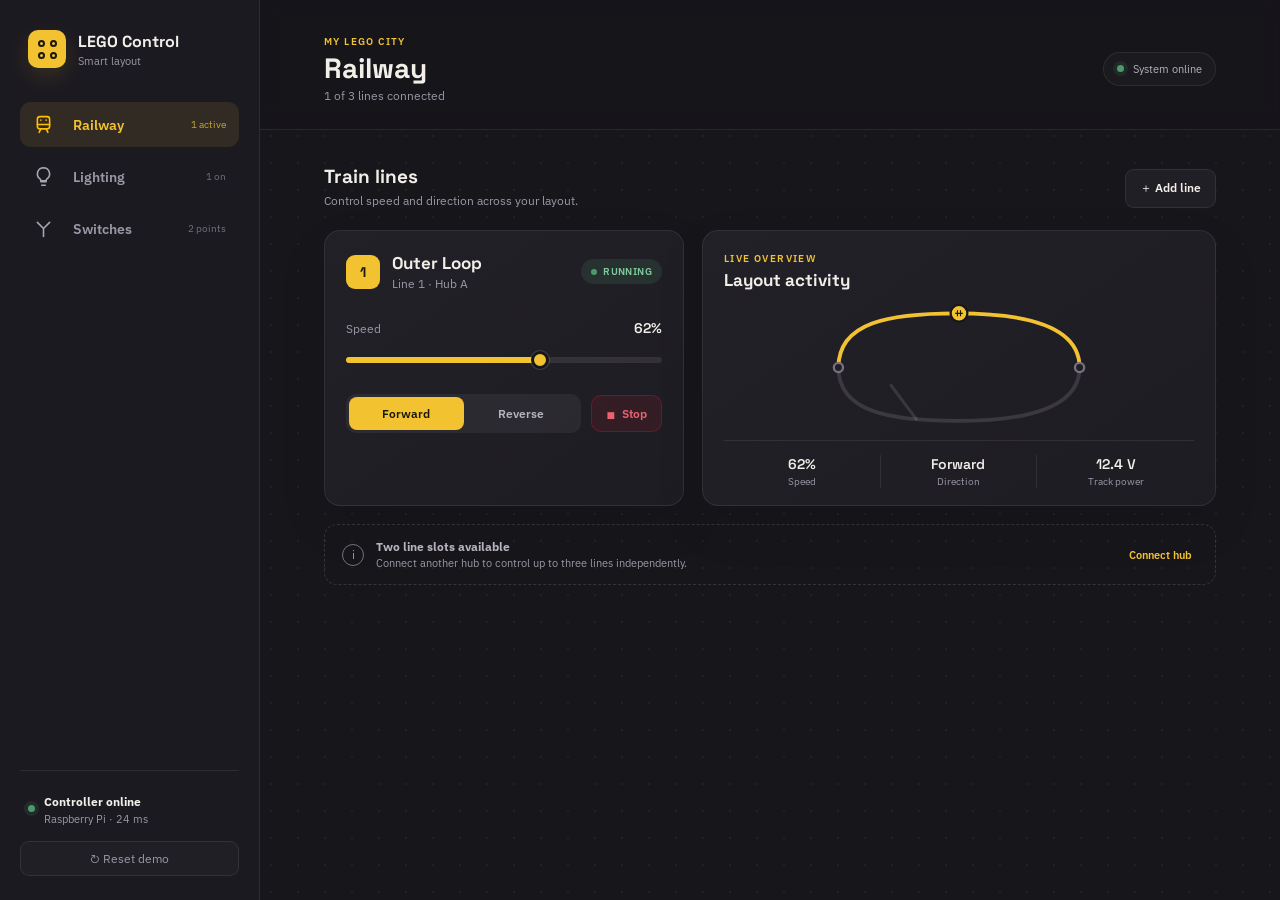
<file: index.html>
<!doctype html>
<html lang="en">
<head>
  <meta charset="utf-8">
  <meta name="viewport" content="width=device-width, initial-scale=1">
  <meta name="theme-color" content="#17161b">
  <title>LEGO Control</title>
  <link rel="preconnect" href="https://fonts.googleapis.com">
  <link rel="preconnect" href="https://fonts.gstatic.com" crossorigin>
  <link href="https://fonts.googleapis.com/css2?family=IBM+Plex+Sans:wght@400;500;600&family=Space+Grotesk:wght@500;600;700&display=swap" rel="stylesheet">
  <link rel="stylesheet" href="styles.css">
</head>
<body>
  <main class="app-shell">
    <aside class="sidebar" aria-label="Main navigation">
      <div class="brand">
        <div class="brand-mark" aria-hidden="true"><span></span><span></span><span></span><span></span></div>
        <div><strong>LEGO Control</strong><small>Smart layout</small></div>
      </div>
      <nav class="nav-list">
        <button class="nav-item active" data-page="railway"><span class="nav-icon" data-icon="train"></span><span>Railway</span><small>1 active</small></button>
        <button class="nav-item" data-page="lighting"><span class="nav-icon" data-icon="bulb"></span><span>Lighting</span><small>1 on</small></button>
        <button class="nav-item" data-page="switches"><span class="nav-icon" data-icon="switch"></span><span>Switches</span><small>2 points</small></button>
      </nav>
      <div class="sidebar-footer">
        <div class="controller"><span class="status-dot"></span><div><strong>Controller online</strong><small>Raspberry Pi · 24 ms</small></div></div>
        <button class="reset-button" id="reset-button"><span>↻</span> Reset demo</button>
      </div>
    </aside>

    <section class="workspace">
      <header class="topbar">
        <button class="mobile-menu" id="mobile-menu" aria-label="Open navigation" aria-expanded="false">☰</button>
        <div><p class="eyebrow">MY LEGO CITY</p><h1 id="page-title">Railway</h1><p id="page-subtitle">1 of 3 lines connected</p></div>
        <div class="online-pill"><span class="status-dot"></span><span>System online</span></div>
      </header>

      <div class="content">
        <section class="page active" id="railway" aria-labelledby="page-title">
          <div class="section-heading"><div><h2>Train lines</h2><p>Control speed and direction across your layout.</p></div><button class="secondary-button" data-demo-action="line">＋ Add line</button></div>
          <div class="rail-grid">
            <article class="card train-card">
              <div class="card-top"><div class="title-group"><span class="number-badge">1</span><div><h3>Outer Loop</h3><p>Line 1 · Hub A</p></div></div><span class="state-badge running" id="train-state"><span></span>Running</span></div>
              <div class="metric-row"><span>Speed</span><strong id="speed-output">62%</strong></div>
              <input class="range" id="speed" type="range" min="0" max="100" value="62" aria-label="Outer Loop speed">
              <div class="train-controls"><div class="segmented" id="direction"><button class="active" data-direction="Forward">Forward</button><button data-direction="Reverse">Reverse</button></div><button class="stop-button" id="stop" aria-label="Emergency stop"><span>■</span> Stop</button></div>
            </article>
            <article class="card overview-card">
              <div><p class="eyebrow">LIVE OVERVIEW</p><h3>Layout activity</h3></div>
              <div class="track-map" aria-label="Stylised railway activity map"><svg viewBox="0 0 400 190" role="img"><path class="track inactive" d="M42 95 C42 35 110 24 197 24s161 16 161 71-73 70-161 70S42 153 42 95Z"/><path class="track active-track" d="M42 95 C42 35 110 24 197 24s161 16 161 71"/><path class="siding" d="M145 164l-35-47"/><circle cx="42" cy="95" r="6"/><circle cx="358" cy="95" r="6"/><g class="train-dot"><circle cx="200" cy="24" r="11"/><path d="M195 24h10M198 20v8M202 20v8"/></g></svg></div>
              <div class="overview-stats"><div><strong id="stat-speed">62%</strong><span>Speed</span></div><div><strong id="stat-direction">Forward</strong><span>Direction</span></div><div><strong>12.4 V</strong><span>Track power</span></div></div>
            </article>
          </div>
          <div class="notice"><span>i</span><div><strong>Two line slots available</strong><p>Connect another hub to control up to three lines independently.</p></div><button data-demo-action="hub">Connect hub</button></div>
        </section>

        <section class="page" id="lighting" aria-labelledby="page-title">
          <div class="section-heading"><div><h2>Lighting circuits</h2><p>Set the mood across your railway scene.</p></div><button class="secondary-button" data-demo-action="circuit">＋ Add circuit</button></div>
          <div class="lighting-grid">
            <article class="card lighting-card" data-light="station"><div class="card-top"><div class="title-group"><span class="icon-tile bulb-icon"></span><div><h3>Station Lights</h3><p>GPIO 17 · Platform</p></div></div><button class="toggle on" role="switch" aria-checked="true" aria-label="Station Lights"><span></span></button></div><div class="metric-row"><span>Brightness</span><strong class="brightness-output">70%</strong></div><input class="range brightness" type="range" min="0" max="100" value="70" aria-label="Station Lights brightness"></article>
            <article class="card lighting-card disabled" data-light="trackside"><div class="card-top"><div class="title-group"><span class="icon-tile bulb-icon"></span><div><h3>Trackside Lamps</h3><p>GPIO 27 · Outer Loop</p></div></div><button class="toggle" role="switch" aria-checked="false" aria-label="Trackside Lamps"><span></span></button></div><div class="metric-row"><span>Brightness</span><strong class="brightness-output">Off</strong></div><input class="range brightness" type="range" min="0" max="100" value="40" aria-label="Trackside Lamps brightness" disabled></article>
          </div>
        </section>

        <section class="page" id="switches" aria-labelledby="page-title">
          <div class="section-heading"><div><h2>Track points</h2><p>Route trains safely through junctions.</p></div><button class="secondary-button" data-demo-action="switch">＋ Add switch</button></div>
          <div class="switch-grid">
            <article class="card point-card"><div class="card-top"><div><h3>Points 1</h3><p>Yard Entry · GPIO 22</p></div><span class="state-badge route-state">Straight</span></div><div class="point-diagram straight"><svg viewBox="0 0 300 100"><path class="rail base" d="M12 70h276"/><path class="rail branch" d="M135 70l110-58"/><circle cx="135" cy="70" r="7"/></svg></div><div class="segmented point-control"><button class="active" data-route="Straight">Straight</button><button data-route="Diverge">Diverge</button></div></article>
            <article class="card point-card"><div class="card-top"><div><h3>Points 2</h3><p>Siding · GPIO 23</p></div><span class="state-badge route-state">Diverge</span></div><div class="point-diagram diverge"><svg viewBox="0 0 300 100"><path class="rail base" d="M12 70h276"/><path class="rail branch" d="M135 70l110-58"/><circle cx="135" cy="70" r="7"/></svg></div><div class="segmented point-control"><button data-route="Straight">Straight</button><button class="active" data-route="Diverge">Diverge</button></div></article>
          </div>
        </section>
      </div>
      <div class="toast" id="toast" role="status" aria-live="polite"></div>
    </section>
  </main>
  <script src="app.js"></script>
</body>
</html>
</file>
<file: styles.css>
:root{--bg:#17161b;--panel:#211f26;--panel-2:#1d1b22;--text:#f2efe9;--muted:#9c97a6;--dim:#746f7d;--accent:#f2c230;--green:#4c9a6b;--red:#e8626f;--border:rgba(255,255,255,.08);font-family:'IBM Plex Sans',system-ui,sans-serif;color:var(--text);background:var(--bg);font-synthesis:none}
*{box-sizing:border-box}body{margin:0;min-height:100vh;background:var(--bg);background-image:radial-gradient(circle at 1px 1px,rgba(255,255,255,.045) 1.2px,transparent 1.3px);background-size:27px 27px}button,input{font:inherit}button{color:inherit}.app-shell{min-height:100vh;display:grid;grid-template-columns:260px 1fr}.sidebar{height:100vh;position:sticky;top:0;padding:30px 20px 24px;background:rgba(29,27,34,.96);border-right:1px solid var(--border);display:flex;flex-direction:column;z-index:10}.brand{display:flex;align-items:center;gap:12px;padding:0 8px 34px;font-family:'Space Grotesk',sans-serif}.brand strong{display:block;font-size:16px}.brand small,.controller small{display:block;color:var(--muted);font:11px 'IBM Plex Sans',sans-serif;margin-top:2px}.brand-mark{width:38px;height:38px;border-radius:10px;background:var(--accent);display:grid;grid-template-columns:repeat(2,7px);place-content:center;gap:5px;box-shadow:0 8px 22px rgba(242,194,48,.13)}.brand-mark span{width:7px;height:7px;border:2px solid #1b1808;border-radius:50%}.nav-list{display:flex;flex-direction:column;gap:7px}.nav-item{border:0;background:transparent;display:grid;grid-template-columns:32px 1fr auto;align-items:center;text-align:left;gap:8px;padding:12px 13px;border-radius:11px;color:var(--muted);cursor:pointer;transition:.2s}.nav-item:hover{background:rgba(255,255,255,.04);color:var(--text)}.nav-item.active{background:rgba(242,194,48,.1);color:var(--accent)}.nav-item>span:nth-child(2){font-weight:600;font-size:14px}.nav-item small{font-size:10px;color:var(--dim)}.nav-item.active small{color:#c3a734}.nav-icon{width:21px;height:21px;display:block;background:center/contain no-repeat}.nav-icon[data-icon=train]{background-image:url("data:image/svg+xml,%3Csvg xmlns='http://www.w3.org/2000/svg' viewBox='0 0 24 24' fill='none' stroke='%23aaa5b1' stroke-width='1.8' stroke-linecap='round'%3E%3Crect x='5' y='3' width='14' height='14' rx='3'/%3E%3Cpath d='M5 12h14M9 17l-2 4m8-4 2 4M9 7h.01M15 7h.01'/%3E%3C/svg%3E")}.nav-icon[data-icon=bulb]{background-image:url("data:image/svg+xml,%3Csvg xmlns='http://www.w3.org/2000/svg' viewBox='0 0 24 24' fill='none' stroke='%23aaa5b1' stroke-width='1.8' stroke-linecap='round'%3E%3Cpath d='M9 18h6m-5 4h4m-2-20a7 7 0 0 0-4 12.7c.6.5 1 1.2 1 2.1V17h6v-.2c0-.9.4-1.6 1-2.1A7 7 0 0 0 12 2Z'/%3E%3C/svg%3E")}.nav-icon[data-icon=switch]{background-image:url("data:image/svg+xml,%3Csvg xmlns='http://www.w3.org/2000/svg' viewBox='0 0 24 24' fill='none' stroke='%23aaa5b1' stroke-width='1.8' stroke-linecap='round'%3E%3Cpath d='M12 21v-9m0 0L5 5m7 7 7-7'/%3E%3C/svg%3E")}.nav-item.active .nav-icon{filter:sepia(1) saturate(6)}.sidebar-footer{margin-top:auto}.controller{display:flex;align-items:center;gap:9px;border-top:1px solid var(--border);padding:19px 8px 15px}.controller strong{font-size:12px}.status-dot{width:7px;height:7px;display:inline-block;flex:none;border-radius:50%;background:var(--green);box-shadow:0 0 0 4px rgba(76,154,107,.12)}.reset-button{width:100%;border:1px solid var(--border);background:rgba(255,255,255,.025);color:var(--muted);border-radius:9px;padding:9px;cursor:pointer;font-size:12px}.reset-button:hover{color:var(--text);border-color:rgba(255,255,255,.16)}
.workspace{min-width:0}.topbar{min-height:130px;padding:31px clamp(24px,5vw,70px) 23px;display:flex;align-items:center;gap:16px;border-bottom:1px solid var(--border);background:rgba(23,22,27,.72);backdrop-filter:blur(10px)}.topbar h1{font:700 28px 'Space Grotesk',sans-serif;margin:2px 0}.topbar p{margin:0}.eyebrow{color:var(--accent)!important;font-size:10px!important;font-weight:600;letter-spacing:.14em}.topbar>div>p:last-child{color:var(--muted);font-size:12px}.online-pill{margin-left:auto;display:flex;gap:9px;align-items:center;padding:9px 13px;border:1px solid var(--border);border-radius:20px;background:rgba(255,255,255,.025);color:#b7b2be;font-size:11px}.mobile-menu{display:none;border:0;background:transparent;font-size:20px}.content{padding:34px clamp(24px,5vw,70px) 60px;max-width:1380px}.page{display:none}.page.active{display:block;animation:fade .25s ease}@keyframes fade{from{opacity:0;transform:translateY(3px)}}.section-heading{display:flex;justify-content:space-between;align-items:flex-end;margin-bottom:22px}.section-heading h2{font:700 19px 'Space Grotesk',sans-serif;margin:0 0 4px}.section-heading p,.card p{margin:0;color:var(--muted);font-size:12px}.secondary-button{border:1px solid var(--border);background:var(--panel);padding:10px 14px;border-radius:9px;font-weight:600;font-size:12px;cursor:pointer}.secondary-button:hover{border-color:rgba(242,194,48,.4);color:var(--accent)}.rail-grid{display:grid;grid-template-columns:minmax(360px,.8fr) minmax(430px,1.2fr);gap:18px}.card{background:linear-gradient(145deg,rgba(35,33,40,.98),rgba(31,29,36,.98));border:1px solid var(--border);border-radius:16px;padding:21px;box-shadow:0 20px 50px rgba(0,0,0,.09)}.card-top,.title-group,.metric-row,.train-controls{display:flex;align-items:center}.card-top{justify-content:space-between}.title-group{gap:12px}.card h3{font:700 17px 'Space Grotesk',sans-serif;margin:0 0 2px}.number-badge{display:grid;place-items:center;width:34px;height:34px;background:var(--accent);color:#1b1808;border-radius:9px;font:700 14px 'Space Grotesk'}.state-badge{padding:6px 10px;border-radius:20px;background:rgba(255,255,255,.05);color:#b7b2be;font-size:10px;font-weight:600;text-transform:uppercase;letter-spacing:.04em}.state-badge.running{background:rgba(76,154,107,.15);color:#7fcb9e}.state-badge.running span{display:inline-block;width:6px;height:6px;background:var(--green);border-radius:50%;margin-right:6px}.metric-row{justify-content:space-between;margin:28px 0 10px;color:var(--muted);font-size:12px}.metric-row strong{color:var(--text);font:600 14px 'Space Grotesk'}.range{--value:62%;width:100%;height:6px;margin:3px 0 31px;appearance:none;border-radius:3px;outline:0;background:linear-gradient(to right,var(--accent) var(--value),rgba(255,255,255,.09) var(--value))}.range::-webkit-slider-thumb{appearance:none;width:18px;height:18px;border-radius:50%;background:var(--accent);border:3px solid var(--bg);box-shadow:0 0 0 1px rgba(255,255,255,.15);cursor:pointer}.range::-moz-range-thumb{width:12px;height:12px;border-radius:50%;background:var(--accent);border:3px solid var(--bg);cursor:pointer}.train-controls{gap:10px}.segmented{display:flex;background:rgba(255,255,255,.055);padding:3px;border-radius:10px;flex:1}.segmented button{flex:1;border:0;background:transparent;padding:9px;border-radius:8px;font-size:12px;font-weight:600;color:#b7b2be;cursor:pointer}.segmented button.active{background:var(--accent);color:#1b1808}.stop-button{border:1px solid rgba(196,30,45,.35);background:rgba(196,30,45,.12);color:var(--red);border-radius:10px;padding:10px 14px;font-size:12px;font-weight:600;cursor:pointer}.stop-button span{font-size:9px;margin-right:4px}.overview-card{padding-bottom:17px}.overview-card .eyebrow{margin-bottom:4px}.track-map{height:145px;margin-top:4px}.track-map svg{width:100%;height:100%;overflow:visible}.track{fill:none;stroke:rgba(255,255,255,.12);stroke-width:5;stroke-linecap:round}.active-track{stroke:var(--accent)}.siding{stroke:rgba(255,255,255,.11);stroke-width:4}.track-map circle{fill:var(--panel);stroke:#77717f;stroke-width:3}.train-dot circle{fill:var(--accent);stroke:var(--bg)}.train-dot path{stroke:#1b1808;stroke-width:1.5}.overview-stats{display:grid;grid-template-columns:repeat(3,1fr);border-top:1px solid var(--border);padding-top:14px}.overview-stats div{text-align:center;border-right:1px solid var(--border)}.overview-stats div:last-child{border:0}.overview-stats strong,.overview-stats span{display:block}.overview-stats strong{font:600 14px 'Space Grotesk'}.overview-stats span{color:var(--muted);font-size:10px;margin-top:2px}.notice{display:flex;align-items:center;gap:12px;margin-top:18px;border:1px dashed rgba(255,255,255,.13);border-radius:13px;padding:14px 17px;color:var(--muted)}.notice>span{display:grid;place-items:center;border:1px solid var(--dim);border-radius:50%;width:22px;height:22px;font-size:12px}.notice strong{display:block;color:#b7b2be;font-size:12px}.notice p{font-size:11px;margin:2px 0 0}.notice button{margin-left:auto;border:0;background:transparent;color:var(--accent);font-size:11px;font-weight:600;cursor:pointer}
.lighting-grid,.switch-grid{display:grid;grid-template-columns:repeat(2,minmax(300px,1fr));gap:18px}.lighting-card{padding:24px}.icon-tile{width:38px;height:38px;border-radius:10px;background:rgba(242,194,48,.14);position:relative}.bulb-icon:before{content:'☼';position:absolute;inset:0;display:grid;place-items:center;color:var(--accent);font-size:20px}.toggle{width:46px;height:27px;border:0;border-radius:14px;background:rgba(255,255,255,.11);position:relative;cursor:pointer;transition:.2s}.toggle span{position:absolute;width:21px;height:21px;left:3px;top:3px;background:#8a8592;border-radius:50%;transition:.2s}.toggle.on{background:var(--accent)}.toggle.on span{transform:translateX(19px);background:#17161b}.lighting-card.disabled .icon-tile{background:rgba(255,255,255,.05)}.lighting-card.disabled .bulb-icon:before{color:var(--dim)}.lighting-card.disabled h3{color:#b7b2be}.lighting-card.disabled .range{opacity:.35}.lighting-card .range{--value:70%;margin-bottom:4px}.point-card{padding:23px}.route-state{color:var(--accent);background:rgba(242,194,48,.1)}.point-diagram{height:130px;margin:15px 0}.point-diagram svg{width:100%;height:100%}.rail{fill:none;stroke:rgba(255,255,255,.13);stroke-width:6;stroke-linecap:round}.point-diagram.straight .base,.point-diagram.diverge .branch{stroke:var(--accent)}.point-diagram circle{fill:var(--accent)}.toast{position:fixed;right:28px;bottom:28px;background:#2a272f;border:1px solid rgba(255,255,255,.12);padding:12px 17px;border-radius:10px;font-size:12px;box-shadow:0 14px 40px rgba(0,0,0,.3);opacity:0;transform:translateY(10px);pointer-events:none;transition:.25s}.toast.show{opacity:1;transform:none}
@media(max-width:900px){.app-shell{grid-template-columns:1fr}.sidebar{position:fixed;left:0;transform:translateX(-100%);width:260px;transition:.25s}.sidebar.open{transform:none;box-shadow:20px 0 50px rgba(0,0,0,.35)}.mobile-menu{display:block}.rail-grid{grid-template-columns:1fr}.topbar{min-height:112px}.content{padding-top:26px}.online-pill{margin-left:auto}}
@media(max-width:620px){.topbar{padding:22px 18px}.topbar h1{font-size:24px}.online-pill span:last-child{display:none}.content{padding:23px 16px 40px}.section-heading{align-items:flex-start}.section-heading p{max-width:210px}.rail-grid,.lighting-grid,.switch-grid{grid-template-columns:1fr}.card{padding:18px}.overview-card{display:none}.notice{align-items:flex-start}.notice button{display:none}.train-controls{align-items:stretch;flex-direction:column}.stop-button{padding:11px}.toast{left:16px;right:16px;bottom:16px;text-align:center}}
@media(prefers-reduced-motion:reduce){*,*:before,*:after{scroll-behavior:auto!important;transition:none!important;animation:none!important}}
</file>
